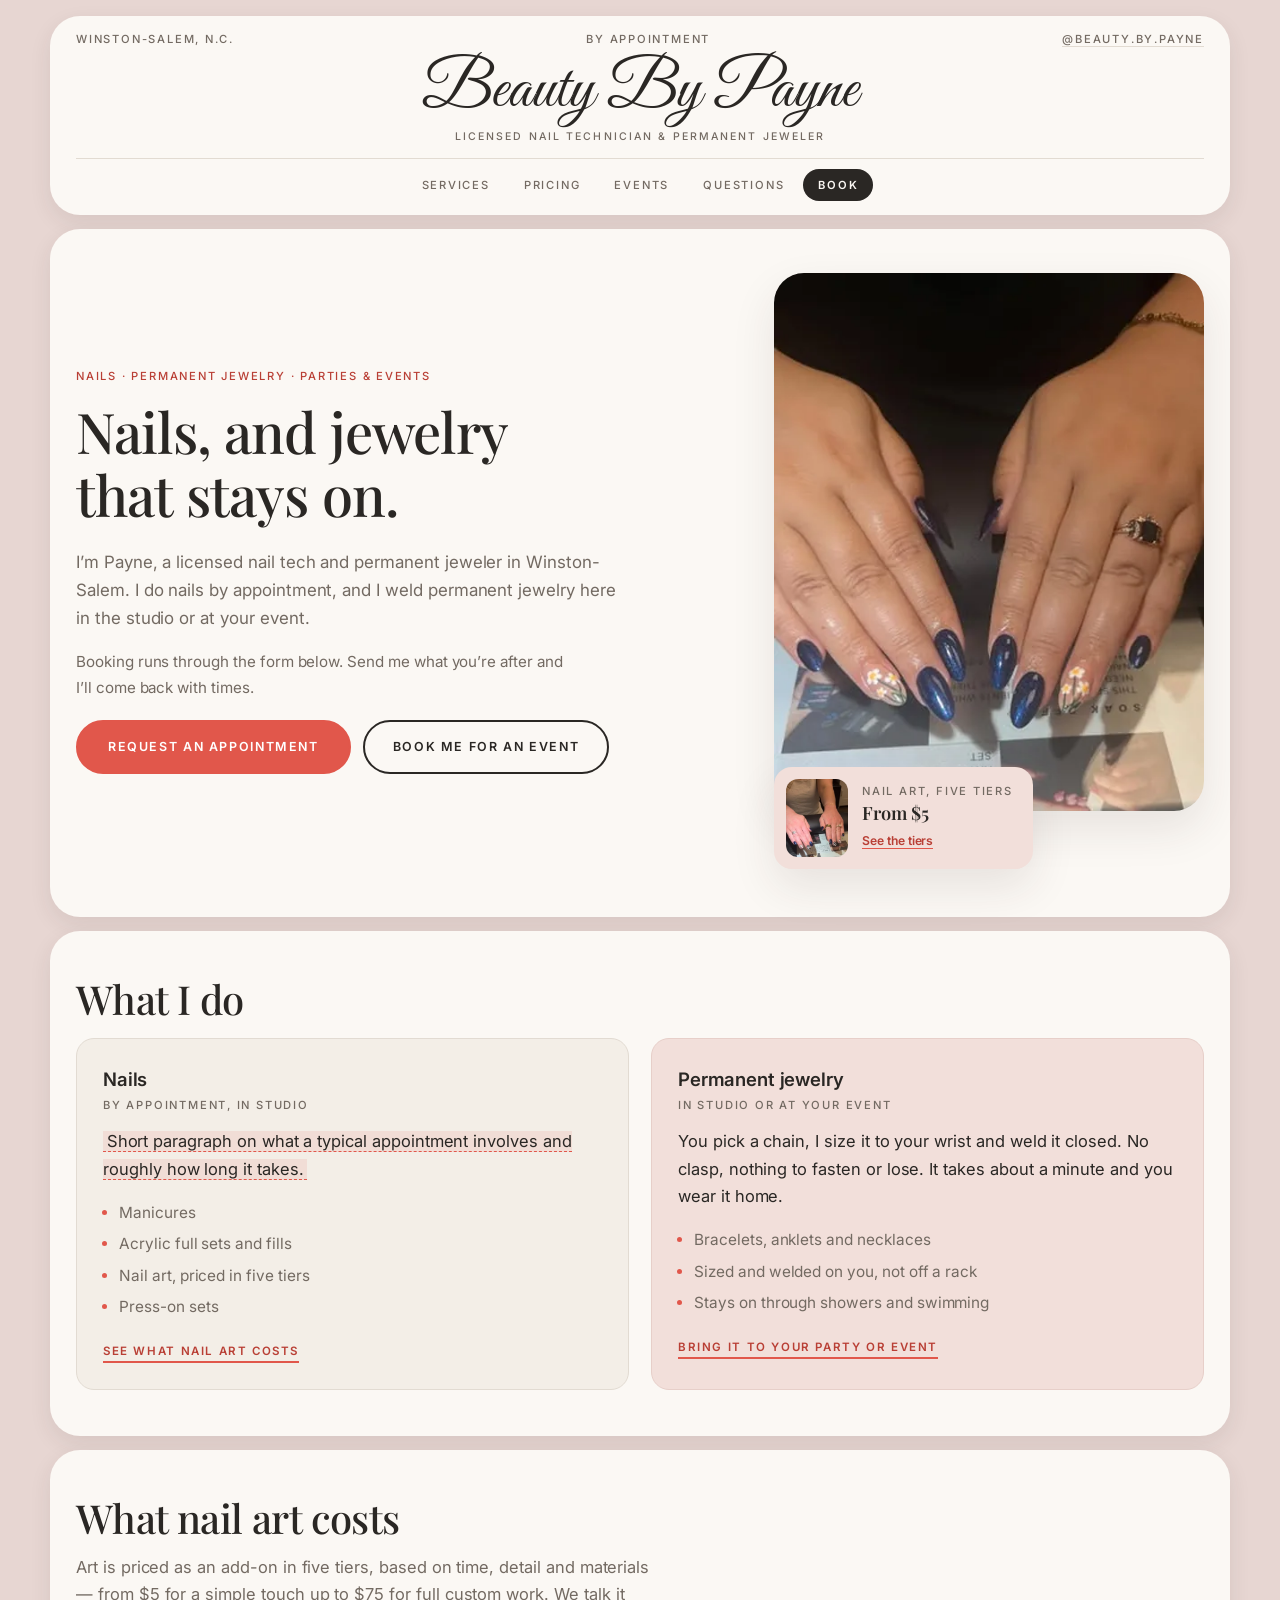
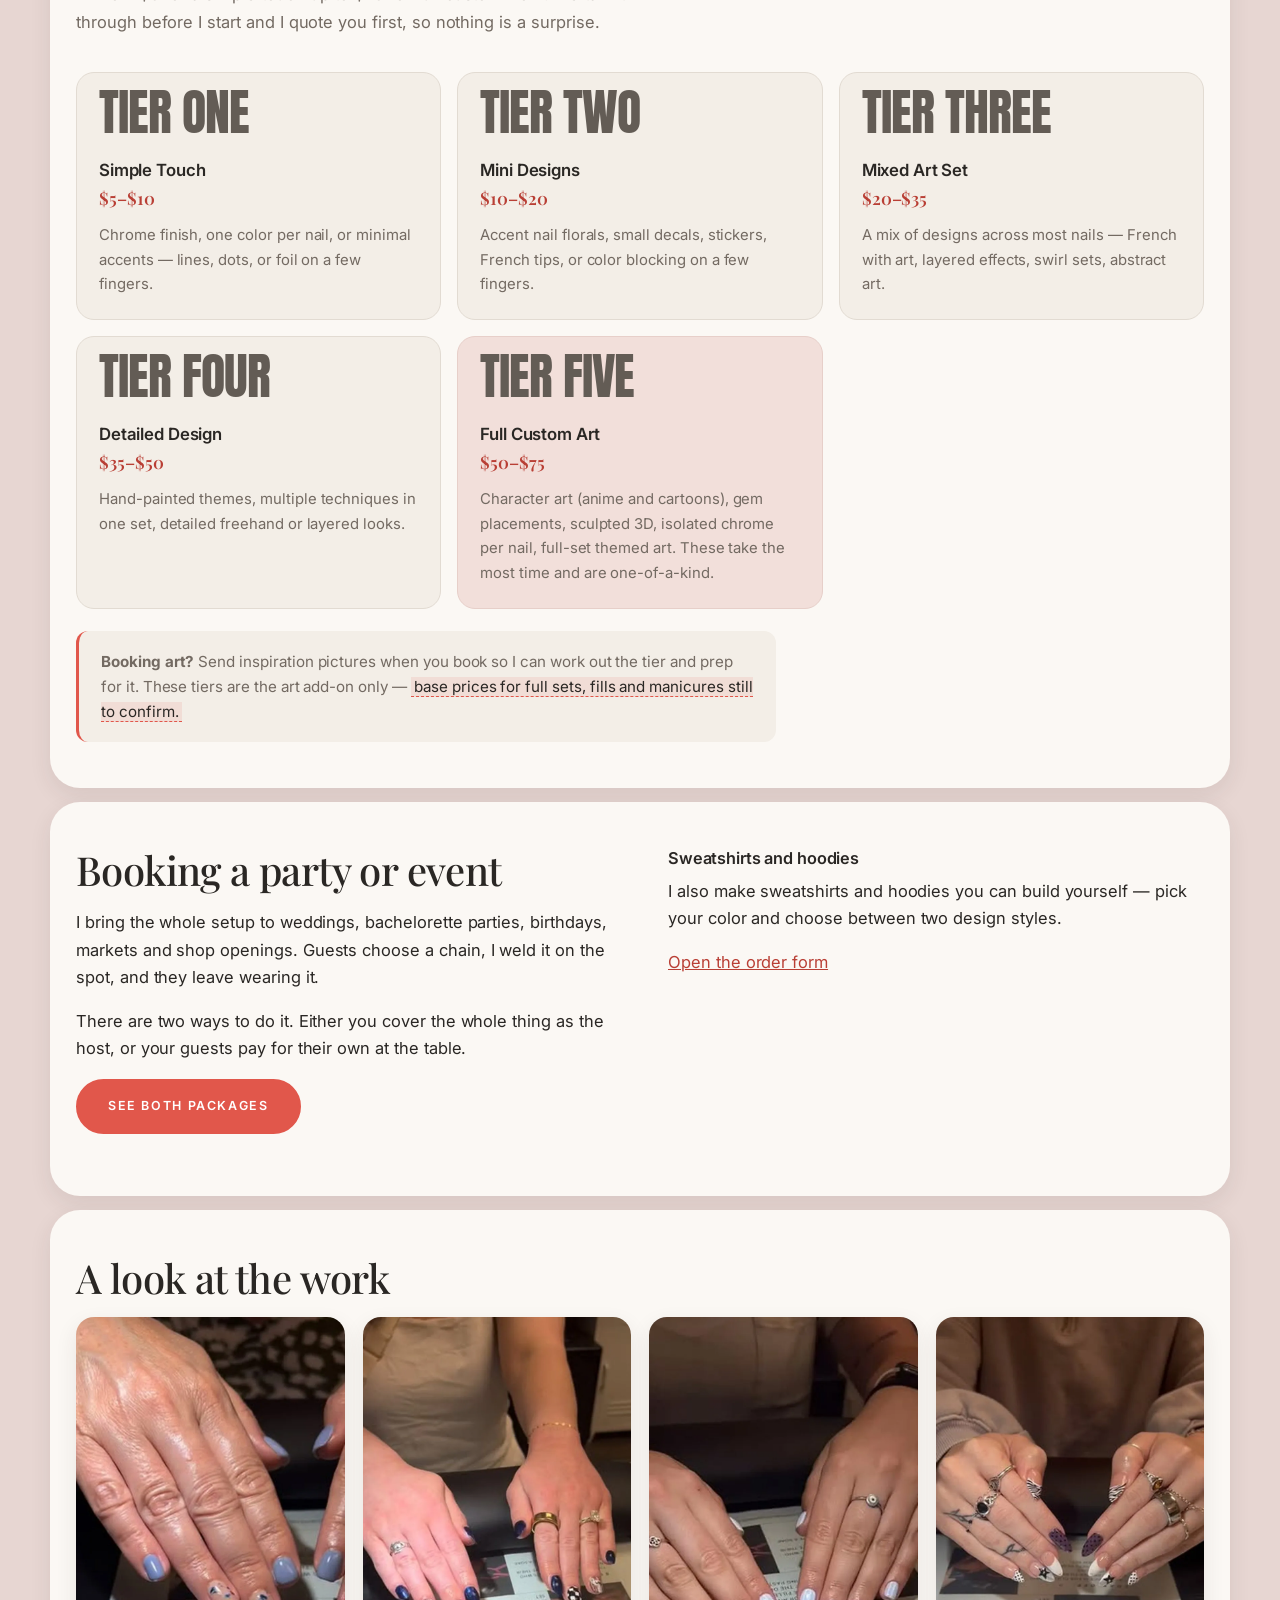
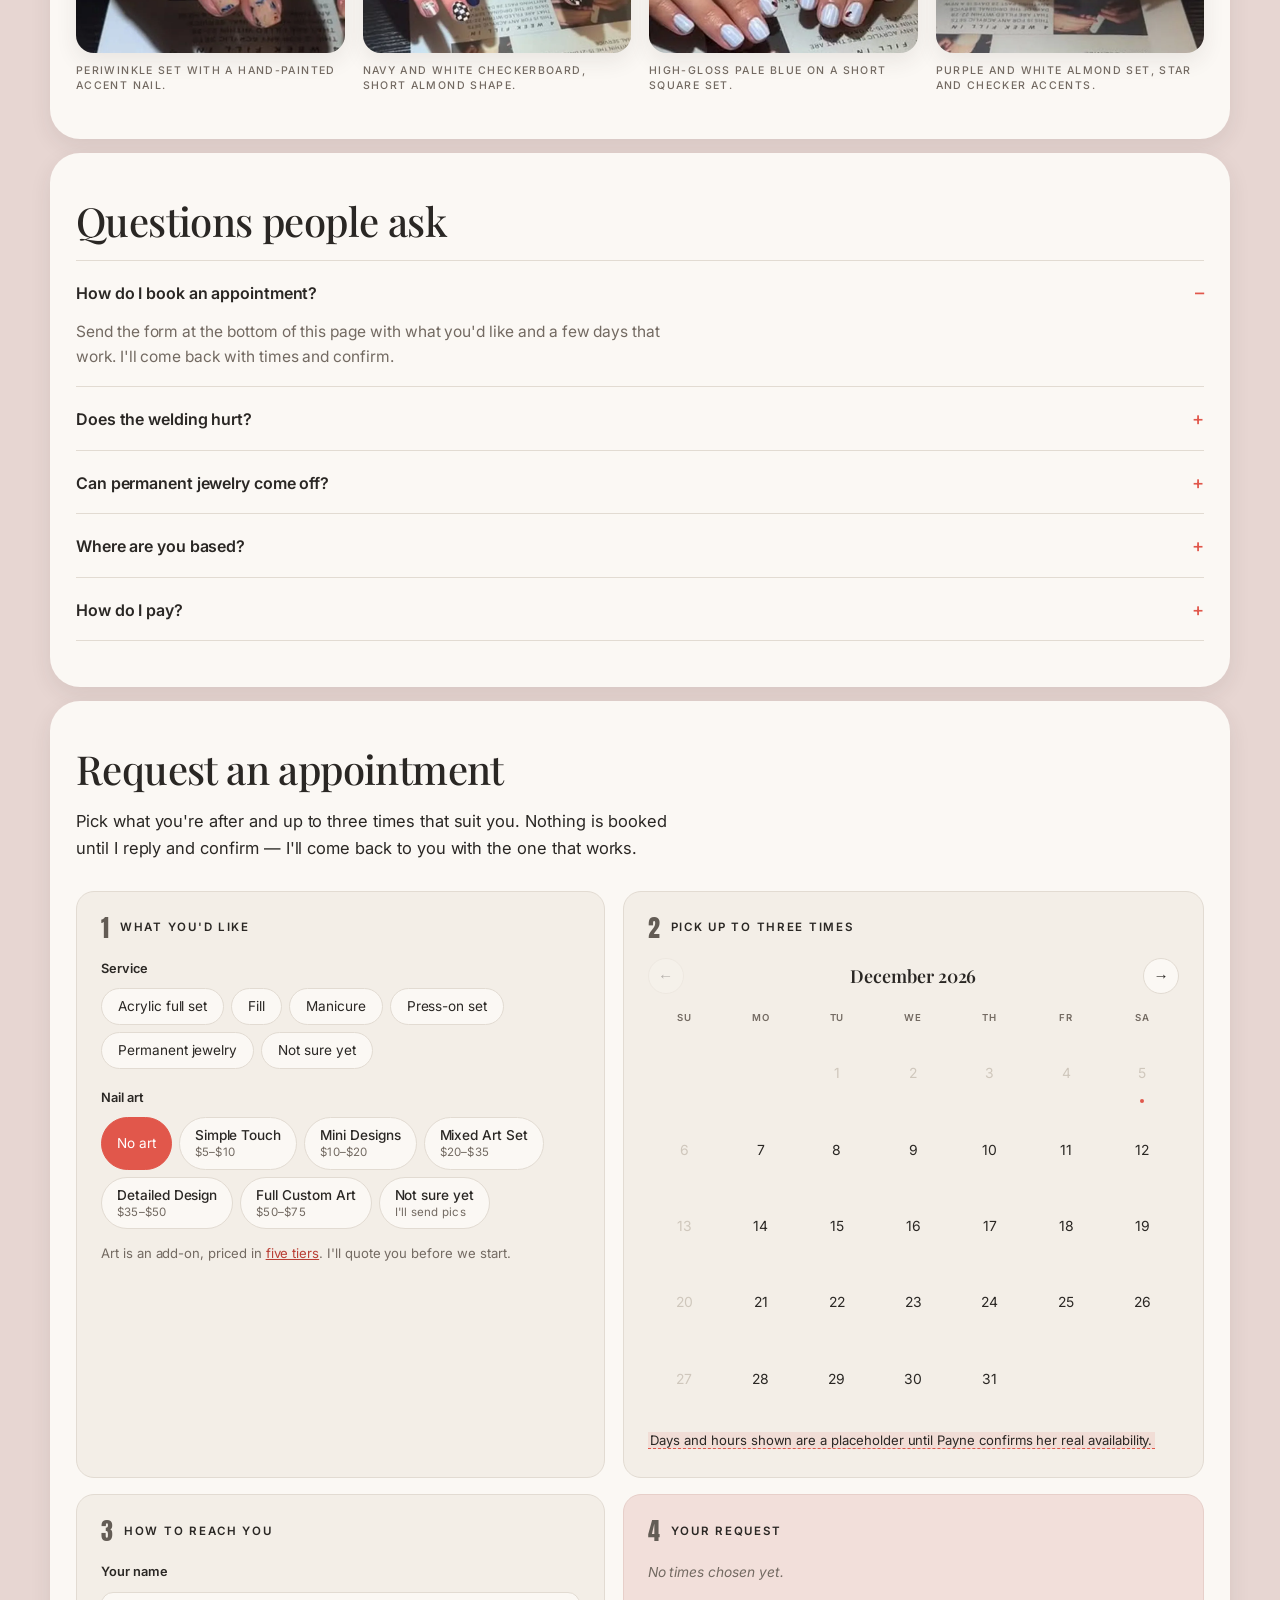
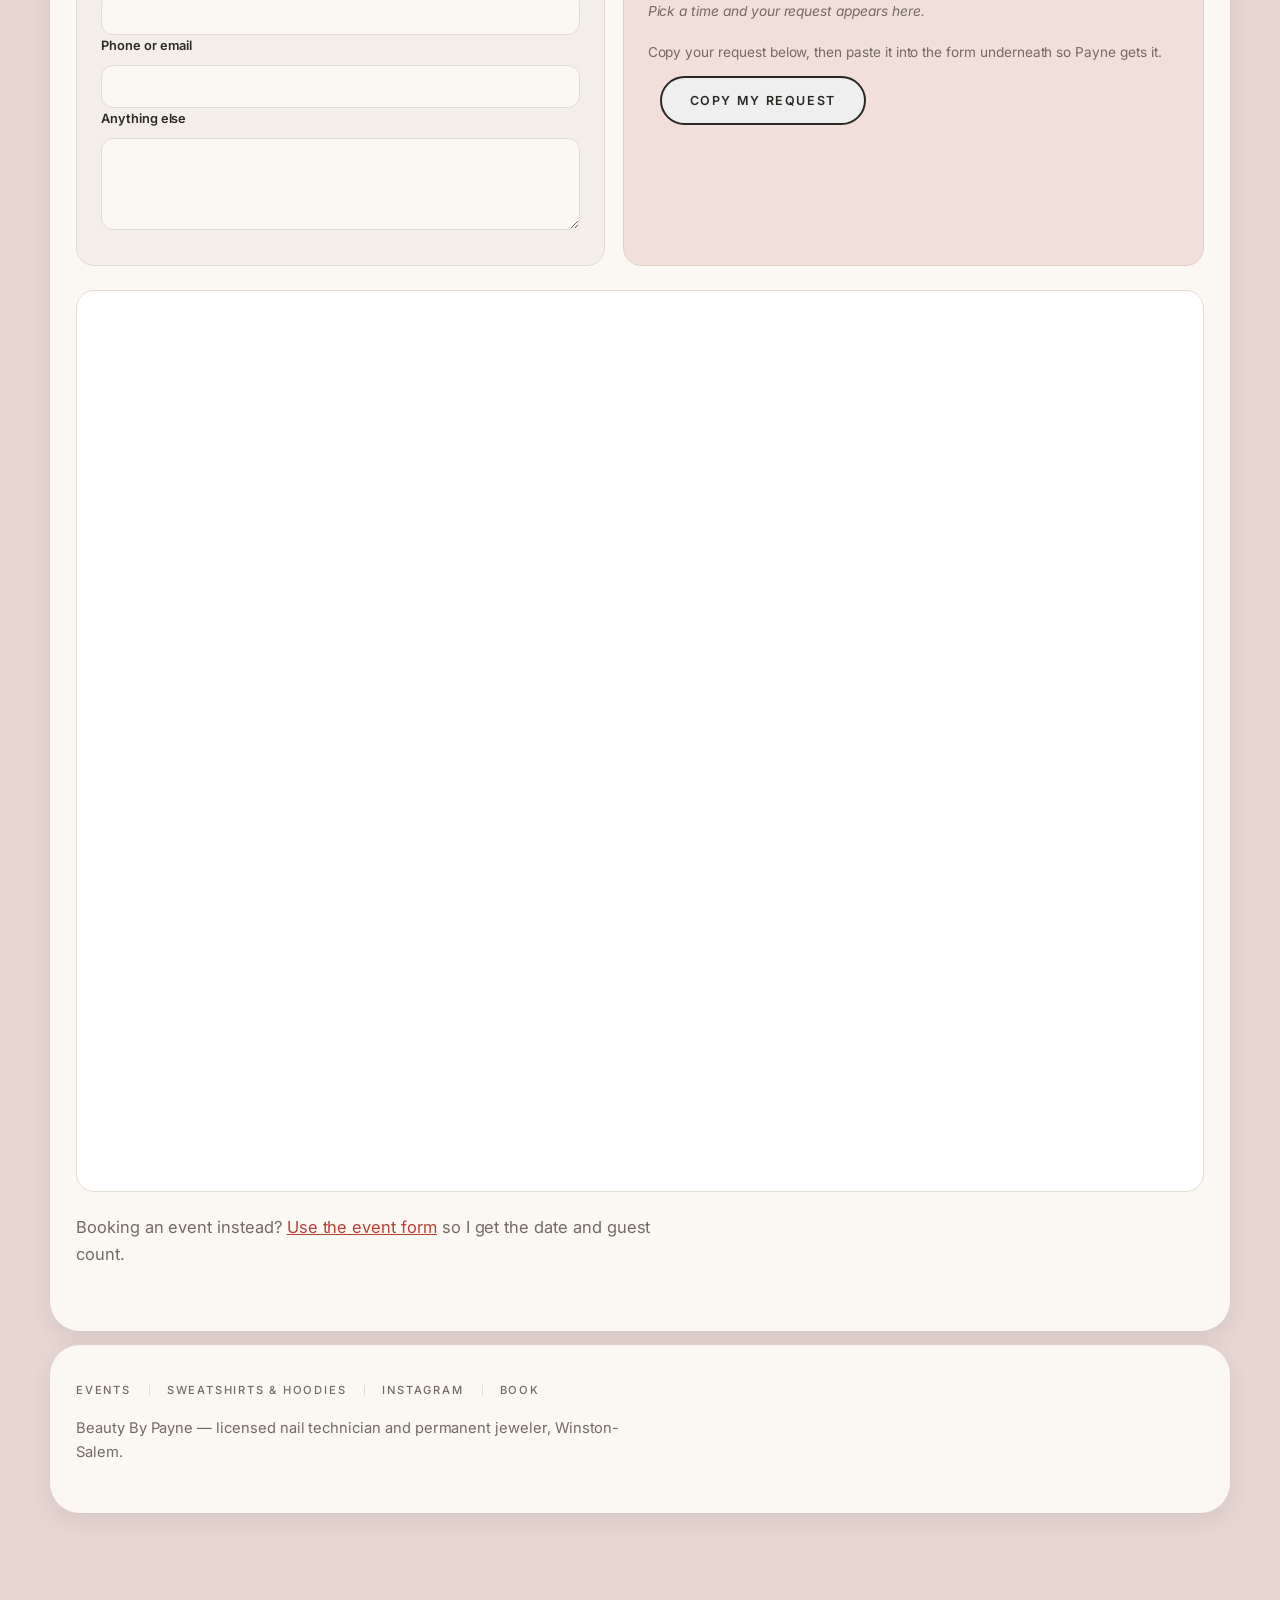
<file: index.html>
<!DOCTYPE html>
<html lang="en">
<head>
<meta charset="utf-8">
<meta name="viewport" content="width=device-width, initial-scale=1">
<title>Beauty By Payne | Nails &amp; Permanent Jewelry</title>
<meta name="description" content="Licensed nail technician and permanent jeweler. Nail appointments in studio, welded permanent jewelry for individuals, and permanent jewelry at parties and events.">
<link rel="canonical" href="https://ethanfuhrmeister-source.github.io/payne/">
<meta property="og:url" content="https://ethanfuhrmeister-source.github.io/payne/">
<meta property="og:type" content="website">
<meta property="og:image" content="https://ethanfuhrmeister-source.github.io/payne/assets/nails-checker.jpg">
<meta name="twitter:card" content="summary_large_image">
<meta property="og:title" content="Beauty By Payne | Nails &amp; Permanent Jewelry">
<meta property="og:description" content="Licensed nail technician and permanent jeweler. Appointments, permanent jewelry, and event bookings.">
<meta name="theme-color" content="#E7D6D2">
<link rel="preconnect" href="https://fonts.googleapis.com">
<link rel="preconnect" href="https://fonts.gstatic.com" crossorigin>
<link href="https://fonts.googleapis.com/css2?family=Anton&family=Great+Vibes&family=Inter:wght@400;500;600&family=Playfair+Display:wght@500;600&display=swap" rel="stylesheet">
<link rel="preload" as="image" href="assets/hero.webp" type="image/webp" fetchpriority="high">
<link rel="stylesheet" href="style.css">
<script type="application/ld+json">
{
  "@context": "https://schema.org",
  "@type": "HealthAndBeautyBusiness",
  "name": "Beauty By Payne",
  "description": "Licensed nail technician and permanent jeweler offering nail appointments, permanent jewelry, and permanent jewelry at private parties and public events.",
  "url": "https://REPLACE-WITH-DOMAIN/",
  "sameAs": [
    "https://www.instagram.com/beauty.by.payne",
    "https://linktr.ee/Beautybypayne"
  ],
  "address": {
    "@type": "PostalAddress",
    "addressLocality": "Winston-Salem",
    "addressRegion": "NC",
    "addressCountry": "US"
  },
  "areaServed": "Winston-Salem and surrounding area",
  "hasOfferCatalog": {
    "@type": "OfferCatalog",
    "name": "Services",
    "itemListElement": [
      {
        "@type": "Offer",
        "itemOffered": {
          "@type": "Service",
          "name": "Nail services"
        }
      },
      {
        "@type": "Offer",
        "itemOffered": {
          "@type": "Service",
          "name": "Permanent jewelry"
        }
      },
      {
        "@type": "Offer",
        "itemOffered": {
          "@type": "Service",
          "name": "Permanent jewelry for parties and events"
        }
      },
      {
        "@type": "Offer",
        "itemOffered": {
          "@type": "Service",
          "name": "Nail art — Tier One, Simple Touch"
        },
        "priceSpecification": {
          "@type": "PriceSpecification",
          "priceCurrency": "USD",
          "minPrice": 5,
          "maxPrice": 10
        }
      },
      {
        "@type": "Offer",
        "itemOffered": {
          "@type": "Service",
          "name": "Nail art — Tier Two, Mini Designs"
        },
        "priceSpecification": {
          "@type": "PriceSpecification",
          "priceCurrency": "USD",
          "minPrice": 10,
          "maxPrice": 20
        }
      },
      {
        "@type": "Offer",
        "itemOffered": {
          "@type": "Service",
          "name": "Nail art — Tier Three, Mixed Art Set"
        },
        "priceSpecification": {
          "@type": "PriceSpecification",
          "priceCurrency": "USD",
          "minPrice": 20,
          "maxPrice": 35
        }
      },
      {
        "@type": "Offer",
        "itemOffered": {
          "@type": "Service",
          "name": "Nail art — Tier Four, Detailed Design"
        },
        "priceSpecification": {
          "@type": "PriceSpecification",
          "priceCurrency": "USD",
          "minPrice": 35,
          "maxPrice": 50
        }
      },
      {
        "@type": "Offer",
        "itemOffered": {
          "@type": "Service",
          "name": "Nail art — Tier Five, Full Custom Art"
        },
        "priceSpecification": {
          "@type": "PriceSpecification",
          "priceCurrency": "USD",
          "minPrice": 50,
          "maxPrice": 75
        }
      }
    ]
  },
  "priceRange": "$$"
}
</script>
</head>
<body>

<header class="masthead">
  <div class="wrap">
    <p class="dateline">
      <span>Winston-Salem, N.C.</span>
      <span>By appointment</span>
      <span><a href="https://www.instagram.com/beauty.by.payne">@beauty.by.payne</a></span>
    </p>
    <a class="mark" href="index.html">Beauty By Payne<span> / nails &amp; permanent jewelry</span></a>
    <p class="tagline">Licensed Nail Technician &amp; Permanent Jeweler</p>
  <nav>
    <a href="#services">Services</a>
    <a href="#pricing">Pricing</a>
    <a href="events.html">Events</a>
    <a href="#questions">Questions</a>
    <a class="cta" href="#book">Book</a>
  </nav>
  </div>
</header>

<main>

<section class="hero">
  <div class="wrap">
    <div>
    <p class="kicker">Nails &middot; Permanent Jewelry &middot; Parties &amp; Events</p>
    <h1>Nails, and jewelry<br>that stays on.</h1>


    <p class="lede">I&rsquo;m Payne, a licensed nail tech and permanent jeweler in Winston-Salem. I do nails by appointment, and I weld permanent jewelry here in the studio or at your event.</p>
    <p class="sub">Booking runs through the form below. Send me what you&rsquo;re after and I&rsquo;ll come back with times.</p>

    <div class="actions">
      <a class="btn" href="#book">Request an appointment</a>
      <a class="btn-line" href="events.html">Book me for an event</a>
    </div>
    </div>

    <div class="hero-media">
      <picture>
        <source srcset="assets/hero.webp" type="image/webp">
        <img class="hero-shot" src="assets/hero.jpg" width="480" height="600"
          fetchpriority="high" decoding="async"
          alt="Dark navy manicure with hand-painted accent nails by Beauty By Payne">
      </picture>
      <div class="float-card">
        <picture>
          <source srcset="assets/nails-checker.webp" type="image/webp">
          <img src="assets/nails-checker.jpg" width="800" height="1000" loading="lazy" decoding="async" alt="">
        </picture>
        <div>
          <p class="float-title">Nail art, five tiers</p>
          <p class="float-price">From $5</p>
          <a href="#pricing">See the tiers</a>
        </div>
      </div>
    </div>
  </div>
</section>

<hr class="rule">

<section id="services">
  <div class="wrap">
    <h2>What I do</h2>

    <div class="cards">
      <div class="card">
        <h3>Nails</h3>
        <p class="who">By appointment, in studio</p>
        <p><span class="fill">Short paragraph on what a typical appointment involves and roughly how long it takes.</span></p>
        <ul>
          <li>Manicures</li>
          <li>Acrylic full sets and fills</li>
          <li>Nail art, priced in five tiers</li>
          <li>Press-on sets</li>
        </ul>
        <a class="more" href="#pricing">See what nail art costs</a>
      </div>

      <div class="card primary">
        <h3>Permanent jewelry</h3>
        <p class="who">In studio or at your event</p>
        <p>You pick a chain, I size it to your wrist and weld it closed. No clasp, nothing to fasten or lose. It takes about a minute and you wear it home.</p>
        <ul>
          <li>Bracelets, anklets and necklaces</li>
          <li>Sized and welded on you, not off a rack</li>
          <li>Stays on through showers and swimming</li>
        </ul>
        <a class="more" href="events.html">Bring it to your party or event</a>
      </div>
    </div>
  </div>
</section>


<section id="pricing">
  <div class="wrap">
    <h2>What nail art costs</h2>
    <p class="section-lede">Art is priced as an add-on in five tiers, based on time, detail and materials &mdash; from $5 for a simple touch up to $75 for full custom work. We talk it through before I start and I quote you first, so nothing is a surprise.</p>

    <ol class="tiers">
        <li class="tier">
          <p class="tier-no">Tier One</p>
          <h3>Simple Touch</h3>
          <p class="tier-price">$5–$10</p>
          <p class="desc">Chrome finish, one color per nail, or minimal accents — lines, dots, or foil on a few fingers.</p>
        </li>
        <li class="tier">
          <p class="tier-no">Tier Two</p>
          <h3>Mini Designs</h3>
          <p class="tier-price">$10–$20</p>
          <p class="desc">Accent nail florals, small decals, stickers, French tips, or color blocking on a few fingers.</p>
        </li>
        <li class="tier">
          <p class="tier-no">Tier Three</p>
          <h3>Mixed Art Set</h3>
          <p class="tier-price">$20–$35</p>
          <p class="desc">A mix of designs across most nails — French with art, layered effects, swirl sets, abstract art.</p>
        </li>
        <li class="tier">
          <p class="tier-no">Tier Four</p>
          <h3>Detailed Design</h3>
          <p class="tier-price">$35–$50</p>
          <p class="desc">Hand-painted themes, multiple techniques in one set, detailed freehand or layered looks.</p>
        </li>
        <li class="tier">
          <p class="tier-no">Tier Five</p>
          <h3>Full Custom Art</h3>
          <p class="tier-price">$50–$75</p>
          <p class="desc">Character art (anime and cartoons), gem placements, sculpted 3D, isolated chrome per nail, full-set themed art. These take the most time and are one-of-a-kind.</p>
        </li>
    </ol>

    <p class="pricing-note"><strong>Booking art?</strong> Send inspiration pictures when you book so I can work out the tier and prep for it. These tiers are the art add-on only &mdash; <span class="fill">base prices for full sets, fills and manicures still to confirm.</span></p>
  </div>
</section>

<hr class="rule">

<section>
  <div class="wrap two">
    <div>
      <h2>Booking a party or event</h2>
      <p>I bring the whole setup to weddings, bachelorette parties, birthdays, markets and shop openings. Guests choose a chain, I weld it on the spot, and they leave wearing it.</p>
      <p>There are two ways to do it. Either you cover the whole thing as the host, or your guests pay for their own at the table.</p>
      <p><a class="btn" href="events.html">See both packages</a></p>
    </div>
    <div>
      <h3>Sweatshirts and hoodies</h3>
      <p>I also make sweatshirts and hoodies you can build yourself — pick your color and choose between two design styles.</p>
      <p><a class="more" href="https://form.jotform.com/252323526871053">Open the order form</a></p>
    </div>
  </div>
</section>

<hr class="rule">

<section>
  <div class="wrap">
    <h2>A look at the work</h2>
    <div class="shots">
      <figure class="cut">
        <picture>
          <source srcset="assets/nails-blue.webp" type="image/webp">
          <img src="assets/nails-blue.jpg" width="800" height="1000" loading="lazy" decoding="async" alt="Periwinkle blue manicure with a hand-painted accent nail, by Beauty By Payne in Winston-Salem">
        </picture>
        <figcaption>Periwinkle set with a hand-painted accent nail.</figcaption>
      </figure>
      <figure class="cut">
        <picture>
          <source srcset="assets/nails-checker.webp" type="image/webp">
          <img src="assets/nails-checker.jpg" width="800" height="1000" loading="lazy" decoding="async" alt="Navy and white checkerboard nail art on a short almond set">
        </picture>
        <figcaption>Navy and white checkerboard, short almond shape.</figcaption>
      </figure>
      <figure class="cut">
        <picture>
          <source srcset="assets/nails-pale.webp" type="image/webp">
          <img src="assets/nails-pale.jpg" width="800" height="1000" loading="lazy" decoding="async" alt="Pale blue glossy manicure on short square nails">
        </picture>
        <figcaption>High-gloss pale blue on a short square set.</figcaption>
      </figure>
      <figure class="cut">
        <picture>
          <source srcset="assets/nails-hands.webp" type="image/webp">
          <img src="assets/nails-hands.jpg" width="800" height="1000" loading="lazy" decoding="async" alt="Purple and white almond set with star and checkerboard accent nails">
        </picture>
        <figcaption>Purple and white almond set, star and checker accents.</figcaption>
      </figure>
    </div>
  </div>
</section>

<hr class="rule">

<section id="questions">
  <div class="wrap">
    <h2>Questions people ask</h2>

    <details open>
      <summary>How do I book an appointment?</summary>
      <p>Send the form at the bottom of this page with what you'd like and a few days that work. I'll come back with times and confirm.</p>
    </details>
    <details>
      <summary>Does the welding hurt?</summary>
      <p>No. The weld happens away from the skin and takes a fraction of a second. Most people are surprised it's already done.</p>
    </details>
    <details>
      <summary>Can permanent jewelry come off?</summary>
      <p>Yes. You can open it with small scissors any time, and I can re-weld it later. It stays on through showers, swimming and sleeping.</p>
    </details>
    <details>
      <summary>Where are you based?</summary>
      <p><span class="fill">Your studio location and how to find it, plus how far you travel for events.</span></p>
    </details>
    <details>
      <summary>How do I pay?</summary>
      <p><span class="fill">How you take payment — in person, and what you accept.</span></p>
    </details>
  </div>
</section>

<section class="book" id="book">
  <div class="wrap">
    <h2>Request an appointment</h2>
    <p>Pick what you're after and up to three times that suit you. Nothing is booked until I reply and confirm &mdash; I'll come back to you with the one that works.</p>

    <div class="scheduler" id="scheduler" hidden>
      <div class="sch-grid-2">

        <div class="sch-panel">
          <p class="sch-step"><span class="sch-num">1</span> What you'd like</p>
          <fieldset class="chipset">
            <legend class="sch-label">Service</legend>
            <div class="chips" id="sch-service"></div>
          </fieldset>
          <fieldset class="chipset">
            <legend class="sch-label">Nail art</legend>
            <div class="chips chips-2" id="sch-tier"></div>
          </fieldset>
          <p class="sch-hint">Art is an add-on, priced in <a href="#pricing">five tiers</a>. I'll quote you before we start.</p>
        </div>

        <div class="sch-panel">
          <p class="sch-step"><span class="sch-num">2</span> Pick up to three times</p>
          <div class="cal-nav">
            <button type="button" id="sch-prev" class="cal-arrow" aria-label="Previous month">&#8592;</button>
            <p class="cal-month" id="sch-month" aria-live="polite"></p>
            <button type="button" id="sch-next" class="cal-arrow" aria-label="Next month">&#8594;</button>
          </div>
          <div class="cal" id="sch-grid" role="grid" aria-label="Choose a date"></div>
          <p class="sch-hint"><span class="fill">Days and hours shown are a placeholder until Payne confirms her real availability.</span></p>

          <div hidden>
            <p class="sch-slots-head" id="sch-slots-head"></p>
            <div class="slots" id="sch-slots"></div>
          </div>
        </div>

      </div>

      <div class="sch-grid-2">

        <div class="sch-panel">
          <p class="sch-step"><span class="sch-num">3</span> How to reach you</p>
          <label class="sch-label" for="sch-name">Your name</label>
          <input id="sch-name" class="sch-input" type="text" autocomplete="name">

          <label class="sch-label" for="sch-contact">Phone or email</label>
          <input id="sch-contact" class="sch-input" type="text" autocomplete="tel">

          <label class="sch-label" for="sch-notes">Anything else</label>
          <textarea id="sch-notes" class="sch-input" rows="3"></textarea>
        </div>

        <div class="sch-panel sch-panel-accent">
          <p class="sch-step"><span class="sch-num">4</span> Your request</p>
          <ul class="picks" id="sch-picks"></ul>

          <p class="sch-empty" id="sch-card-empty">Pick a time and your request appears here.</p>
          <div class="req-card" id="sch-card-wrap" hidden>
            <dl id="sch-card"></dl>
            <p class="req-foot">Requested, not booked &mdash; Payne confirms by reply.</p>
          </div>

          <textarea id="sch-summary" class="visually-hidden" rows="9" readonly
            aria-label="Your request as plain text, for copying"></textarea>
          <div class="sch-actions" id="sch-actions"></div>
          <button type="button" class="btn-line" id="sch-copy">Copy my request</button>
          <p class="sch-status" id="sch-status" role="status" aria-live="polite"></p>
        </div>

      </div>
    </div>

    <p class="sch-fallback" id="scheduler-fallback">Use the form below to send your request.</p>

    <div class="form-frame">
      <iframe
        title="Appointment request form"
        src="https://form.jotform.com/REPLACE-WITH-YOUR-APPOINTMENT-FORM"
        loading="lazy"
        scrolling="auto"></iframe>
    </div>

    <p class="book-alt">Booking an event instead? <a href="events.html">Use the event form</a> so I get the date and guest count.</p>
  </div>
</section>

</main>

<footer>
  <div class="wrap">
    <ul class="flinks">
      <li><a href="events.html">Events</a></li>
      <li><a href="https://form.jotform.com/252323526871053">Sweatshirts &amp; hoodies</a></li>
      <li><a href="https://www.instagram.com/beauty.by.payne">Instagram</a></li>
      <li><a href="#book">Book</a></li>
    </ul>
    <p>Beauty By Payne — licensed nail technician and permanent jeweler, Winston-Salem.</p>
  </div>
</footer>

<div class="sticky">
  <p>Appointments by request</p>
  <a class="btn" href="#book">Book</a>
</div>

<script src="book.js" defer></script>
</body>
</html>
</file>
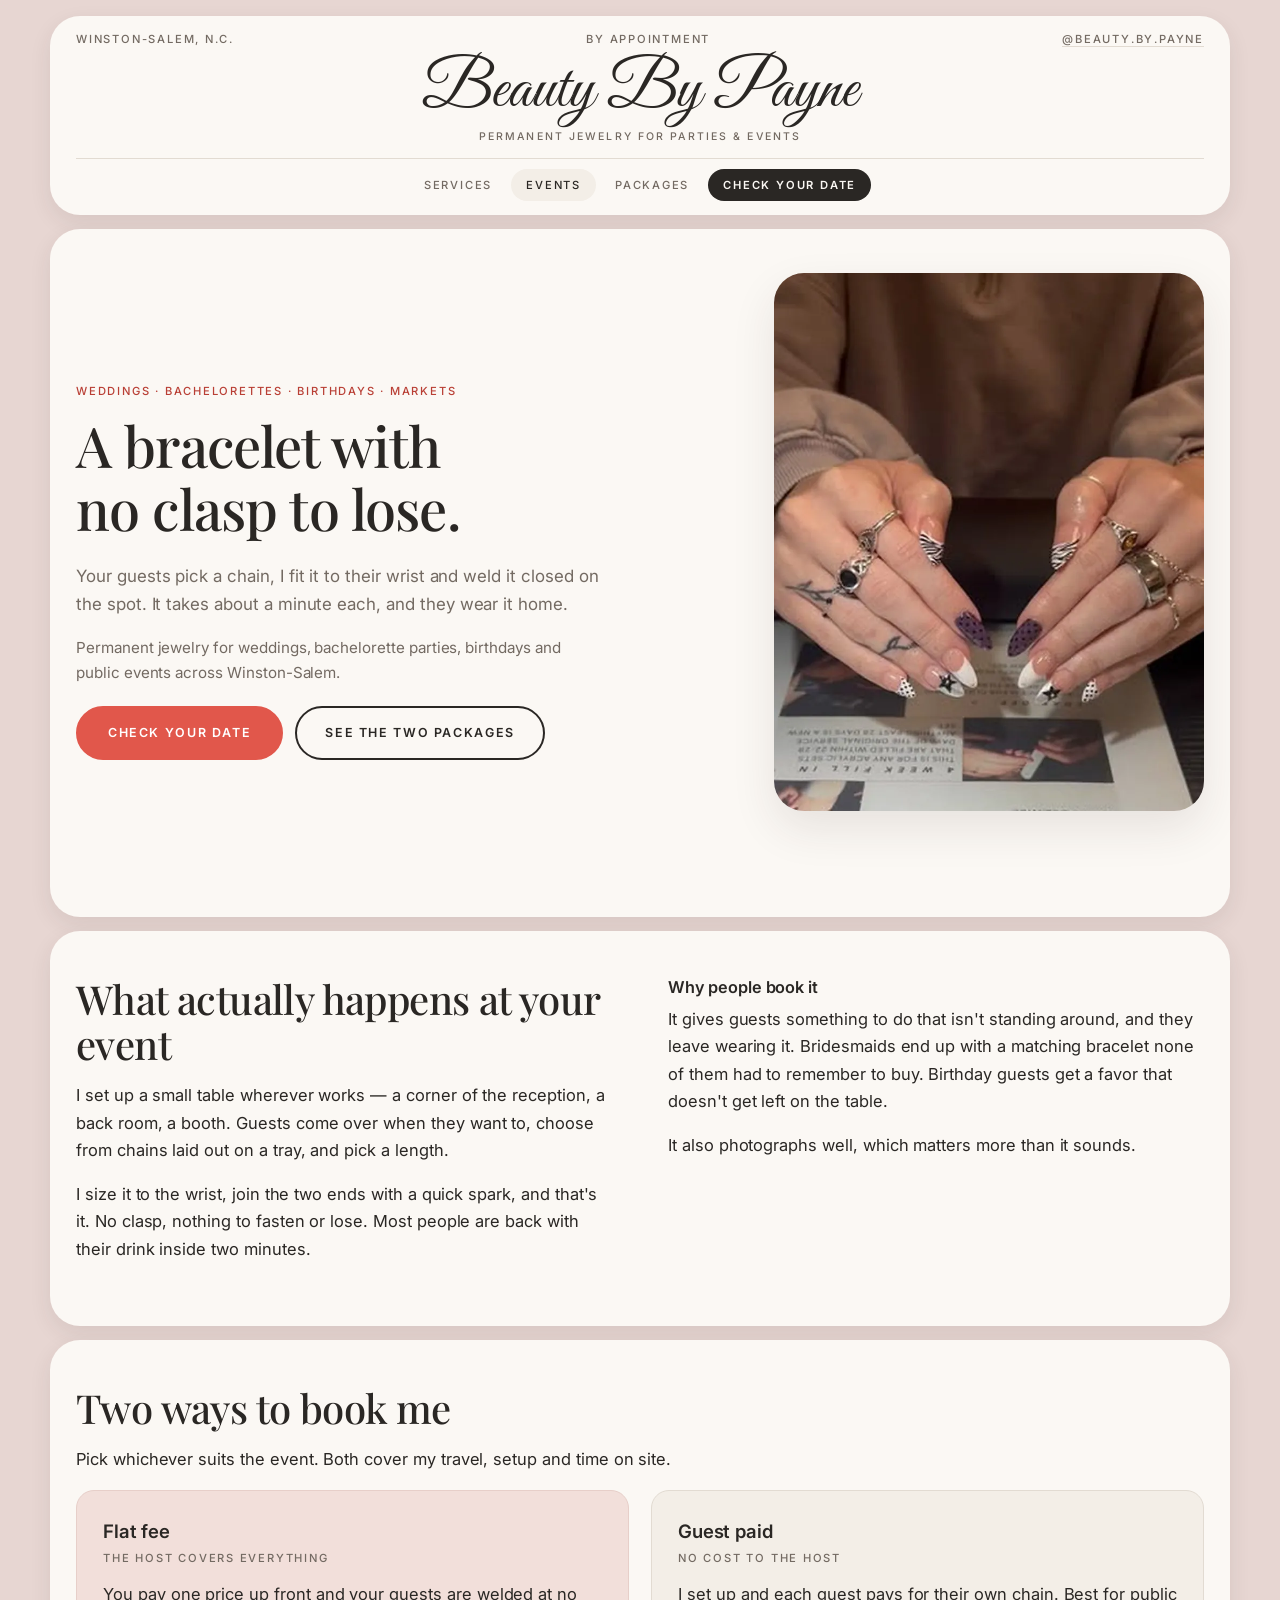
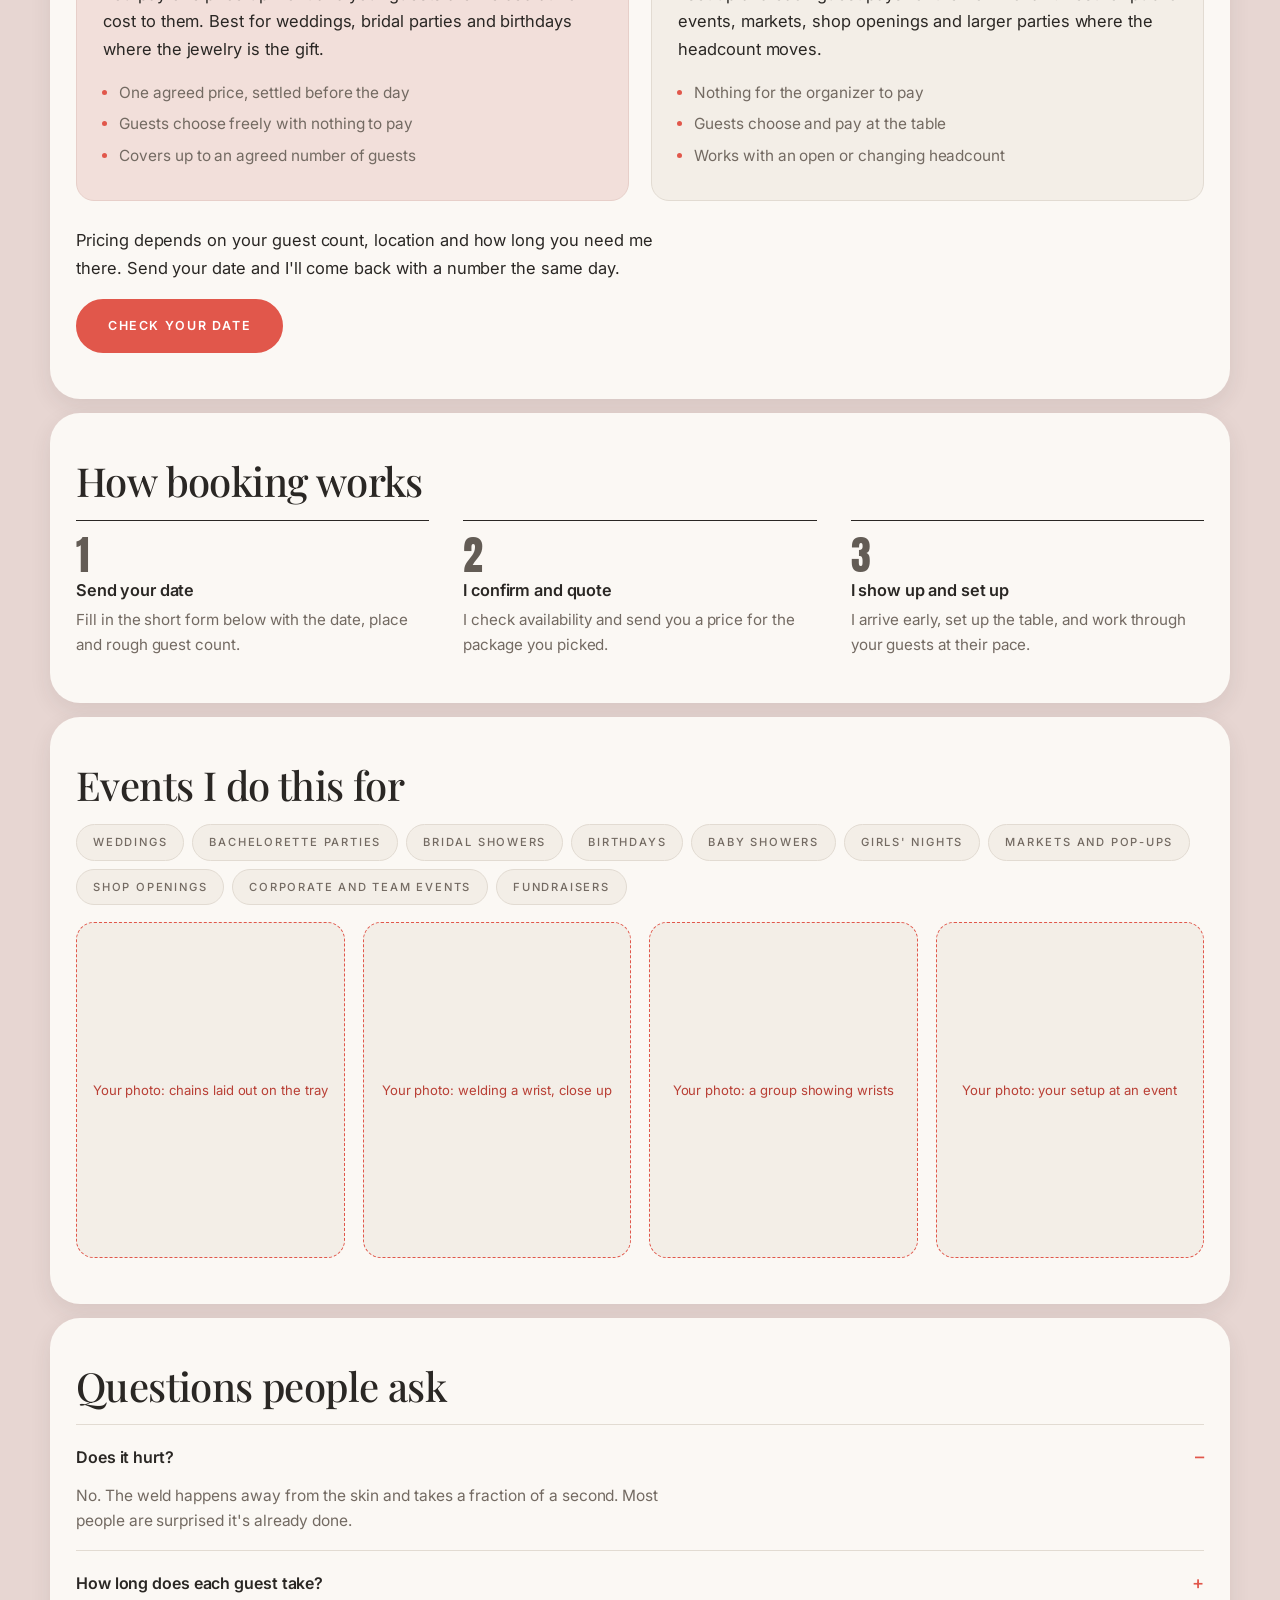
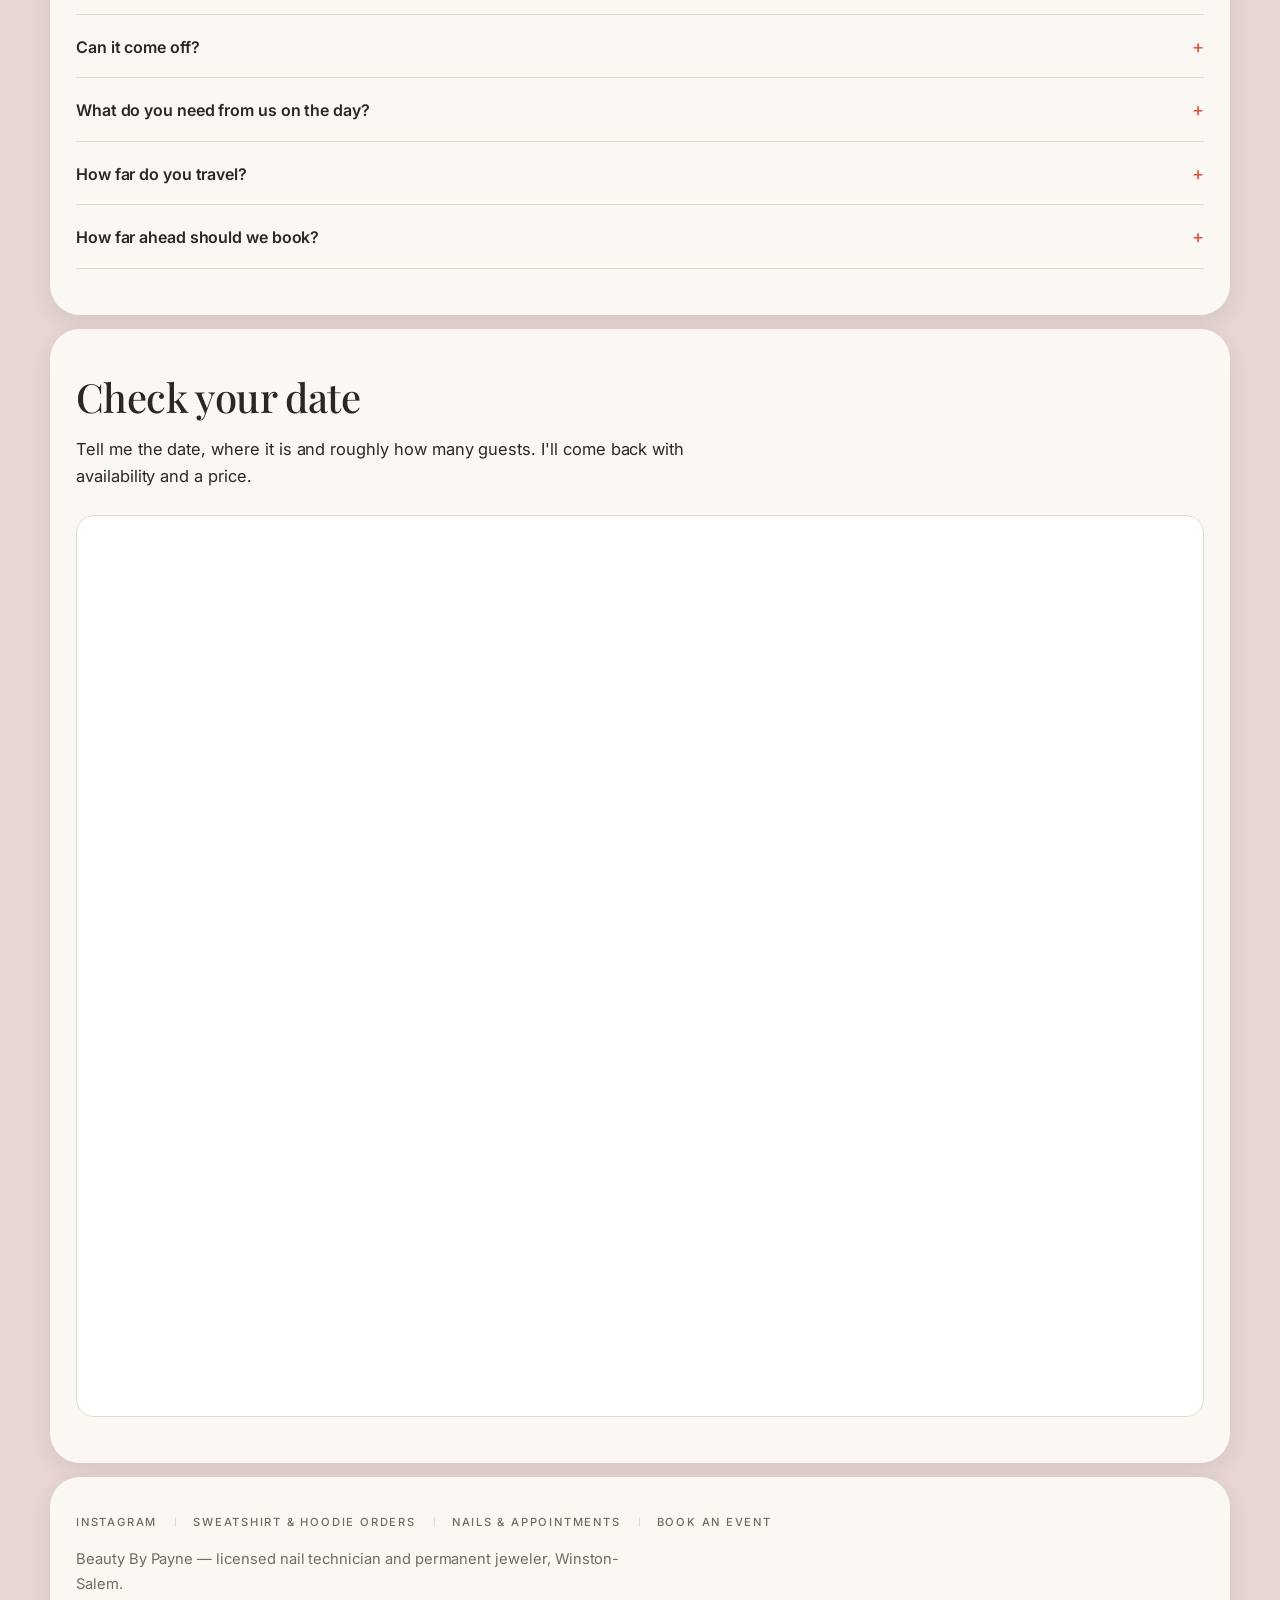
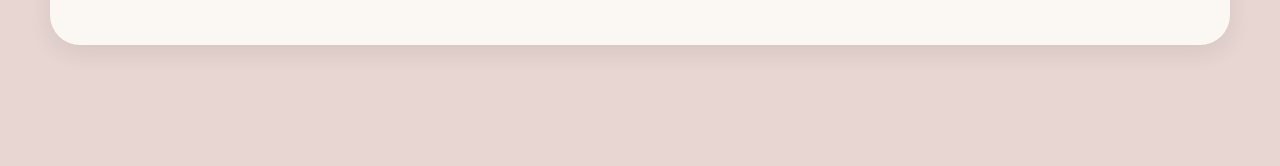
<file: events.html>
<!DOCTYPE html>
<html lang="en">
<head>
<meta charset="utf-8">
<meta name="viewport" content="width=device-width, initial-scale=1">
<title>Permanent Jewelry for Parties &amp; Events | Beauty By Payne</title>
<meta name="description" content="Beauty By Payne brings permanent jewelry to weddings, bachelorette parties, birthdays and public events. Guests pick a chain, it is welded to fit, and there is no clasp to lose. Flat fee or guest paid.">
<link rel="canonical" href="https://ethanfuhrmeister-source.github.io/payne/events.html">
<meta property="og:url" content="https://ethanfuhrmeister-source.github.io/payne/events.html">
<meta property="og:type" content="website">
<meta property="og:image" content="https://ethanfuhrmeister-source.github.io/payne/assets/nails-hands.jpg">
<meta name="twitter:card" content="summary_large_image">
<meta property="og:title" content="Permanent Jewelry for Parties &amp; Events | Beauty By Payne">
<meta property="og:description" content="A welded bracelet your guests keep. Book Beauty By Payne for weddings, bachelorettes, birthdays and public events.">
<meta name="theme-color" content="#E7D6D2">
<link rel="preconnect" href="https://fonts.googleapis.com">
<link rel="preconnect" href="https://fonts.gstatic.com" crossorigin>
<link href="https://fonts.googleapis.com/css2?family=Anton&family=Great+Vibes&family=Inter:wght@400;500;600&family=Playfair+Display:wght@500;600&display=swap" rel="stylesheet">
<script type="application/ld+json">
{
  "@context": "https://schema.org",
  "@type": "HealthAndBeautyBusiness",
  "name": "Beauty By Payne",
  "description": "Licensed nail technician and permanent jeweler offering permanent jewelry for private parties and public events.",
  "url": "https://REPLACE-WITH-DOMAIN/",
  "sameAs": [
    "https://www.instagram.com/beauty.by.payne",
    "https://linktr.ee/Beautybypayne"
  ],
  "address": {
    "@type": "PostalAddress",
    "addressLocality": "Winston-Salem",
    "addressRegion": "NC",
    "addressCountry": "US"
  },
  "areaServed": "Winston-Salem and surrounding area",
  "makesOffer": [
    {
      "@type": "Offer",
      "name": "Flat Fee Event Package",
      "description": "The host pays one fee and guests are welded at no cost to them."
    },
    {
      "@type": "Offer",
      "name": "Guest Paid Event Package",
      "description": "No cost to the host. Each guest pays for their own chain at the event."
    }
  ],
  "priceRange": "$$"
}
</script>
<link rel="preload" as="image" href="assets/nails-hands.webp" type="image/webp" fetchpriority="high">
<link rel="stylesheet" href="style.css">
</head>
<body>

<header class="masthead">
  <div class="wrap">
    <p class="dateline">
      <span>Winston-Salem, N.C.</span>
      <span>By appointment</span>
      <span><a href="https://www.instagram.com/beauty.by.payne">@beauty.by.payne</a></span>
    </p>
    <a class="mark" href="index.html">Beauty By Payne<span> / nails &amp; permanent jewelry</span></a>
    <p class="tagline">Permanent Jewelry for Parties &amp; Events</p>
  <nav>
    <a href="index.html#services">Services</a>
    <a href="events.html" aria-current="page">Events</a>
    <a href="#packages">Packages</a>
    <a class="cta" href="#book">Check your date</a>
  </nav>
  </div>
</header>

<main>

<section class="hero">
  <div class="wrap">
    <div>
    <p class="kicker">Weddings &middot; Bachelorettes &middot; Birthdays &middot; Markets</p>
    <h1>A bracelet with<br>no clasp to lose.</h1>


    <p class="lede">Your guests pick a chain, I fit it to their wrist and weld it closed on the spot. It takes about a minute each, and they wear it home.</p>
    <p class="sub">Permanent jewelry for weddings, bachelorette parties, birthdays and public events across Winston-Salem.</p>

    <div class="actions">
      <a class="btn" href="#book">Check your date</a>
      <a class="btn-line" href="#packages">See the two packages</a>
    </div>
    </div>

    <div class="hero-media">
      <picture>
        <source srcset="assets/nails-hands.webp" type="image/webp">
        <img class="hero-shot" src="assets/nails-hands.jpg" width="800" height="1000"
          fetchpriority="high" decoding="async"
          alt="Purple and white almond set with star and checkerboard accent nails">
      </picture>
    </div>
  </div>
</section>

<hr class="rule">

<section>
  <div class="wrap two">
    <div>
      <h2>What actually happens at your event</h2>
      <p>I set up a small table wherever works — a corner of the reception, a back room, a booth. Guests come over when they want to, choose from chains laid out on a tray, and pick a length.</p>
      <p>I size it to the wrist, join the two ends with a quick spark, and that's it. No clasp, nothing to fasten or lose. Most people are back with their drink inside two minutes.</p>
    </div>
    <div>
      <h3>Why people book it</h3>
      <p>It gives guests something to do that isn't standing around, and they leave wearing it. Bridesmaids end up with a matching bracelet none of them had to remember to buy. Birthday guests get a favor that doesn't get left on the table.</p>
      <p>It also photographs well, which matters more than it sounds.</p>
    </div>
  </div>
</section>

<hr class="rule">

<section id="packages">
  <div class="wrap">
    <h2>Two ways to book me</h2>
    <p>Pick whichever suits the event. Both cover my travel, setup and time on site.</p>

    <div class="cards">
      <div class="card primary">
        <h3>Flat fee</h3>
        <p class="who">The host covers everything</p>
        <p>You pay one price up front and your guests are welded at no cost to them. Best for weddings, bridal parties and birthdays where the jewelry is the gift.</p>
        <ul>
          <li>One agreed price, settled before the day</li>
          <li>Guests choose freely with nothing to pay</li>
          <li>Covers up to an agreed number of guests</li>
        </ul>
      </div>
      <div class="card">
        <h3>Guest paid</h3>
        <p class="who">No cost to the host</p>
        <p>I set up and each guest pays for their own chain. Best for public events, markets, shop openings and larger parties where the headcount moves.</p>
        <ul>
          <li>Nothing for the organizer to pay</li>
          <li>Guests choose and pay at the table</li>
          <li>Works with an open or changing headcount</li>
        </ul>
      </div>
    </div>

    <p style="margin-top:26px;color:var(--skin-dim)">Pricing depends on your guest count, location and how long you need me there. Send your date and I'll come back with a number the same day.</p>
    <a class="btn" href="#book">Check your date</a>
  </div>
</section>

<hr class="rule">

<section>
  <div class="wrap">
    <h2>How booking works</h2>
    <ol class="steps">
      <li>
        <h3>Send your date</h3>
        <p>Fill in the short form below with the date, place and rough guest count.</p>
      </li>
      <li>
        <h3>I confirm and quote</h3>
        <p>I check availability and send you a price for the package you picked.</p>
      </li>
      <li>
        <h3>I show up and set up</h3>
        <p>I arrive early, set up the table, and work through your guests at their pace.</p>
      </li>
    </ol>
  </div>
</section>

<hr class="rule">

<section>
  <div class="wrap">
    <h2>Events I do this for</h2>
    <ul class="occ">
      <li>Weddings</li>
      <li>Bachelorette parties</li>
      <li>Bridal showers</li>
      <li>Birthdays</li>
      <li>Baby showers</li>
      <li>Girls' nights</li>
      <li>Markets and pop-ups</li>
      <li>Shop openings</li>
      <li>Corporate and team events</li>
      <li>Fundraisers</li>
    </ul>

    <div class="shots">
      <div class="shot">Your photo: chains laid out on the tray</div>
      <div class="shot">Your photo: welding a wrist, close up</div>
      <div class="shot">Your photo: a group showing wrists</div>
      <div class="shot">Your photo: your setup at an event</div>
    </div>
  </div>
</section>

<hr class="rule">

<section>
  <div class="wrap">
    <h2>Questions people ask</h2>

    <details open>
      <summary>Does it hurt?</summary>
      <p>No. The weld happens away from the skin and takes a fraction of a second. Most people are surprised it's already done.</p>
    </details>
    <details>
      <summary>How long does each guest take?</summary>
      <p>About <span class="fill">a minute or two</span> once they've picked a chain. For planning, figure roughly <span class="fill">how many</span> guests an hour.</p>
    </details>
    <details>
      <summary>Can it come off?</summary>
      <p>Yes. You can open it with a small pair of scissors any time, and I can re-weld it later. It stays on through showers, swimming and sleeping.</p>
    </details>
    <details>
      <summary>What do you need from us on the day?</summary>
      <p>A small table and two chairs, and somewhere near an outlet if possible. I bring everything else.</p>
    </details>
    <details>
      <summary>How far do you travel?</summary>
      <p>I cover <span class="fill">your area and radius</span>. If you're further out, ask anyway and I'll let you know.</p>
    </details>
    <details>
      <summary>How far ahead should we book?</summary>
      <p>Weekends in <span class="fill">busy season</span> go first. Send your date as early as you have it and I'll hold it while we sort the details.</p>
    </details>
  </div>
</section>

<section class="book" id="book">
  <div class="wrap">
    <h2>Check your date</h2>
    <p>Tell me the date, where it is and roughly how many guests. I'll come back with availability and a price.</p>
    <div class="form-frame">
      <iframe
        title="Event booking enquiry form"
        src="https://form.jotform.com/252306066560048"
        loading="lazy"
        scrolling="auto"></iframe>
    </div>
  </div>
</section>

</main>

<footer>
  <div class="wrap">
    <ul class="flinks">
      <li><a href="https://www.instagram.com/beauty.by.payne">Instagram</a></li>
      <li><a href="https://form.jotform.com/252323526871053">Sweatshirt &amp; hoodie orders</a></li>
      <li><a href="index.html">Nails &amp; appointments</a></li>
      <li><a href="#book">Book an event</a></li>
    </ul>
    <p>Beauty By Payne — licensed nail technician and permanent jeweler, Winston-Salem.</p>
  </div>
</footer>

<div class="sticky">
  <p>Weekend dates book early</p>
  <a class="btn" href="#book">Check your date</a>
</div>

</body>
</html>
</file>
<file: style.css>
/* Beauty By Payne
   Her Instagram supplies the bone ground, the oversized condensed tier
   numerals and the coral. The reference sites supply the shape language:
   soft rounded sheets floating on a tinted page, pill buttons, a split
   hero with an overlapping card, and a lot of air. */

:root{
  /* ground */
  --page:#E7D6D2;        /* dusty rose surround */
  --sheet:#FBF8F4;       /* cream content sheet */
  --sheet-2:#F3EEE7;     /* recessed panel */
  --blush:#F2DFDA;
  --sage:#CBD3C3;
  /* type */
  --ink:#2A2724;
  --ink-2:#736A62;
  --display:#635C55;     /* the warm grey of her tier tiles */
  --line:#E2DBD2;
  /* accent */
  --coral:#E1574B;
  --coral-dk:#B93F35;

  --maxw:1180px;
  --r-lg:30px;
  --r-md:18px;
  --r-sm:12px;
  --pill:999px;
  --shadow:0 18px 44px rgba(58,44,40,.10);
  --shadow-sm:0 8px 22px rgba(58,44,40,.09);

  --slab:Anton,"Haettenschweiler","Arial Narrow",sans-serif;
  --serif:"Playfair Display",Georgia,serif;
  --sans:Inter,system-ui,-apple-system,"Segoe UI",sans-serif;
  --script:"Great Vibes",'Snell Roundhand',cursive;
}

*{box-sizing:border-box}
html{-webkit-text-size-adjust:100%;scroll-behavior:smooth}
@media(prefers-reduced-motion:reduce){html{scroll-behavior:auto}}

body{
  margin:0;background:var(--page);color:var(--ink);
  font-family:var(--sans);
  font-size:16.5px;line-height:1.66;letter-spacing:-.003em;
  -webkit-font-smoothing:antialiased;
  padding:0 0 1px;
}

.wrap{max-width:var(--maxw);margin:0 auto;padding:0 26px}

h1,h2{
  font-family:var(--serif);font-weight:500;
  color:var(--ink);letter-spacing:-.015em;line-height:1.12;
  margin:0 0 .4em;
}
h1{font-size:clamp(2.3rem,5.2vw,3.5rem)}
h2{font-size:clamp(1.8rem,3.6vw,2.5rem)}
h3{
  font-family:var(--sans);font-weight:600;
  font-size:1.02rem;line-height:1.3;letter-spacing:-.008em;
  color:var(--ink);margin:0 0 .5em;
}

p{margin:0 0 1em;max-width:62ch}
a{color:var(--coral-dk)}
img{max-width:100%;display:block}

.kicker,.who,.dateline,figcaption,.flinks,.sticky p,nav,.occ li,.float-title{
  font-family:var(--sans);font-weight:500;
  font-size:.7rem;text-transform:uppercase;letter-spacing:.16em;
}

.fill{
  background:rgba(225,87,75,.11);
  border-bottom:1px dashed var(--coral);
  padding:0 .22em;color:var(--ink);
}

/* ── Sheets — every section floats on the tinted page ──────── */
main>section,.masthead,footer{
  max-width:var(--maxw);
  margin:14px auto;
  background:var(--sheet);
  border-radius:var(--r-lg);
  box-shadow:var(--shadow-sm);
}
main>section{padding:46px 0}
.rule{display:none}

/* ── Masthead ──────────────────────────────────────────────── */
.masthead{margin-top:16px;padding:14px 0 0;background:var(--sheet)}
.masthead .wrap{padding-top:0}

.dateline{
  display:flex;flex-wrap:wrap;justify-content:space-between;gap:6px 18px;
  color:var(--ink-2);margin:0 0 8px;
  max-width:none;   /* it is a <p>, so the global 62ch cap applies otherwise */
}
.dateline span{white-space:nowrap}
.dateline a{color:var(--ink-2);text-decoration:none;border-bottom:1px solid var(--line)}
.dateline a:hover{color:var(--coral-dk);border-color:var(--coral)}

.mark{
  display:block;text-align:center;text-decoration:none;
  font-family:var(--script);font-weight:400;
  font-size:clamp(2.5rem,8vw,4.1rem);
  line-height:1.06;color:var(--ink);
  margin:0 0 2px;
}
.mark span{display:none}

.tagline{
  margin:0 0 12px;text-align:center;
  font-family:var(--sans);font-weight:500;
  font-size:.66rem;text-transform:uppercase;letter-spacing:.2em;
  color:var(--ink-2);max-width:none;
}

nav{
  display:flex;flex-wrap:wrap;justify-content:center;align-items:center;
  gap:4px;border-top:1px solid var(--line);padding:10px 0 14px;
}
nav a{
  text-decoration:none;color:var(--ink-2);
  padding:7px 15px;border-radius:var(--pill);
  transition:background .15s ease,color .15s ease;
}
nav a:hover,nav a[aria-current="page"]{color:var(--ink);background:var(--sheet-2)}
nav a.cta{background:var(--ink);color:var(--sheet);font-weight:600}
nav a.cta:hover{background:var(--coral)}

/* ── Hero ──────────────────────────────────────────────────── */
.hero{padding:44px 0 48px}
.hero .wrap{display:grid;gap:34px;align-items:center}
@media(min-width:940px){
  .hero .wrap{grid-template-columns:1fr 430px;gap:56px}
}

.kicker{color:var(--coral-dk);margin:0 0 14px;max-width:none}
.hero .lede{font-size:1.06rem;max-width:50ch;color:var(--ink-2);margin-top:14px}
.hero .sub{color:var(--ink-2);max-width:50ch;font-size:.95rem}


/* hero picture + the card that overlaps it */
.hero-media{position:relative;padding-bottom:58px}
.hero-shot{
  width:100%;height:auto;aspect-ratio:4/5;object-fit:cover;
  border-radius:var(--r-lg);box-shadow:var(--shadow);
}
.float-card{
  position:absolute;left:0;bottom:0;
  display:flex;align-items:center;gap:14px;
  background:var(--blush);border-radius:var(--r-md);
  padding:12px 20px 12px 12px;
  box-shadow:var(--shadow);
  max-width:290px;
}
.float-card img{
  width:62px;height:78px;object-fit:cover;
  border-radius:var(--r-sm);flex:none;
}
.float-title{margin:0 0 2px;color:var(--ink-2)}
.float-price{
  margin:0 0 3px;font-family:var(--serif);font-weight:600;
  font-size:1.14rem;color:var(--ink);line-height:1.1;
}
.float-card a{
  font-size:.76rem;font-weight:600;color:var(--coral-dk);
  text-decoration:none;border-bottom:1px solid var(--coral);
}
@media(max-width:939px){
  .hero-media{max-width:430px}
}

/* ── Buttons ───────────────────────────────────────────────── */
.btn{
  display:inline-block;text-decoration:none;
  font-family:var(--sans);font-weight:600;
  font-size:.78rem;text-transform:uppercase;letter-spacing:.13em;
  background:var(--coral);color:#fff;
  padding:15px 30px;border:2px solid var(--coral);border-radius:var(--pill);
  transition:background .15s ease,border-color .15s ease;
}
.btn:hover{background:var(--coral-dk);border-color:var(--coral-dk)}
.btn-line{
  display:inline-block;text-decoration:none;color:var(--ink);
  font-family:var(--sans);font-weight:600;
  font-size:.78rem;text-transform:uppercase;letter-spacing:.13em;
  padding:15px 28px;margin-left:12px;
  border:2px solid var(--ink);border-radius:var(--pill);
  transition:background .15s ease,color .15s ease;
}
.btn-line:hover{background:var(--ink);color:var(--sheet)}
.actions{margin-top:20px;display:flex;flex-wrap:wrap;gap:12px}
.actions .btn-line{margin-left:0}

section{padding:46px 0}
.two{display:grid;gap:34px}
@media(min-width:860px){.two{grid-template-columns:1fr 1fr;gap:56px;align-items:start}}
.section-lede{max-width:58ch;color:var(--ink-2);margin-top:-.2em;margin-bottom:2.2em}

/* ── Cards ─────────────────────────────────────────────────── */
.cards{display:grid;gap:18px;margin-top:8px}
@media(min-width:800px){.cards{grid-template-columns:1fr 1fr;gap:22px}}
.card{
  background:var(--sheet-2);border:1px solid var(--line);
  border-radius:var(--r-md);padding:28px 26px 26px;
}
.card.primary{background:var(--blush);border-color:#E7CFC9}
.card h3{font-size:1.16rem;margin-bottom:.3em}
.card .who{color:var(--ink-2);margin:0 0 1.2em}
.card ul{margin:0;padding-left:1.05em;color:var(--ink-2);font-size:.96rem}
.card li{margin-bottom:.4em}
.card li::marker{color:var(--coral)}
.card a.more{
  display:inline-block;margin-top:16px;color:var(--coral-dk);
  font-family:var(--sans);font-weight:600;
  font-size:.72rem;text-transform:uppercase;letter-spacing:.14em;
  text-decoration:none;border-bottom:2px solid var(--coral);
}

/* ── Nail-art tiers — her own five-step system ─────────────── */
.tiers{list-style:none;margin:0;padding:0;display:grid;gap:16px}
@media(min-width:700px){.tiers{grid-template-columns:1fr 1fr}}
@media(min-width:1020px){.tiers{grid-template-columns:repeat(3,1fr)}}
.tier{
  background:var(--sheet-2);border:1px solid var(--line);
  border-radius:var(--r-md);
  padding:18px 22px 22px;
  display:flex;flex-direction:column;overflow:hidden;
}
/* her signature: oversized condensed grey, running past the edge */
.tier-no{
  font-family:var(--slab);font-weight:400;
  font-size:clamp(2.3rem,5.6vw,3.1rem);
  line-height:.88;letter-spacing:-.02em;text-transform:uppercase;
  color:var(--display);
  margin:0 -22px .5em 0;white-space:nowrap;
}
.tier h3{font-size:1.05rem;margin-bottom:.15em}
.tier-price{
  font-family:var(--serif);font-weight:600;
  font-size:1.08rem;color:var(--coral-dk);margin:0 0 .6em;
}
.tier .desc{margin:0;color:var(--ink-2);font-size:.93rem}
.tier:last-child{background:var(--blush);border-color:#E7CFC9}

.pricing-note{
  margin:22px 0 0;padding:18px 22px;
  background:var(--sheet-2);border-left:3px solid var(--coral);
  border-radius:var(--r-sm);
  color:var(--ink-2);font-size:.95rem;max-width:70ch;
}

/* ── Steps ─────────────────────────────────────────────────── */
ol.steps{list-style:none;counter-reset:s;margin:0;padding:0;display:grid;gap:26px}
@media(min-width:800px){ol.steps{grid-template-columns:repeat(3,1fr);gap:34px}}
ol.steps li{counter-increment:s;padding-top:14px;border-top:1px solid var(--ink)}
ol.steps li::before{
  content:counter(s);font-family:var(--slab);font-size:2.5rem;
  color:var(--display);display:block;line-height:1;margin-bottom:.12em;
}
ol.steps h3{margin-bottom:.35em}
ol.steps p{color:var(--ink-2);margin:0;font-size:.95rem}

/* ── Tags ──────────────────────────────────────────────────── */
.occ{display:flex;flex-wrap:wrap;gap:8px;margin-top:6px;padding:0;list-style:none}
.occ li{
  border:1px solid var(--line);background:var(--sheet-2);
  border-radius:var(--pill);padding:8px 16px;color:var(--ink-2);
}

/* ── Gallery ───────────────────────────────────────────────── */
.shots{display:grid;gap:16px;grid-template-columns:repeat(2,1fr);margin-top:16px}
@media(min-width:800px){.shots{grid-template-columns:repeat(4,1fr);gap:18px}}
.shot{
  aspect-ratio:4/5;border:1px dashed var(--coral);border-radius:var(--r-md);
  background:var(--sheet-2);
  display:flex;align-items:center;justify-content:center;text-align:center;
  color:var(--coral-dk);font-size:.82rem;padding:14px;line-height:1.4;
}
figure.cut{margin:0}
figure.cut img{
  width:100%;height:auto;aspect-ratio:4/5;object-fit:cover;display:block;
  border-radius:var(--r-md);box-shadow:var(--shadow-sm);
}
figure.cut figcaption{
  margin-top:10px;color:var(--ink-2);
  font-size:.66rem;line-height:1.45;letter-spacing:.13em;
  text-transform:uppercase;font-weight:500;
}

/* ── Q&A ───────────────────────────────────────────────────── */
details{border-bottom:1px solid var(--line);padding:16px 0}
details:first-of-type{border-top:1px solid var(--line)}
summary{
  cursor:pointer;list-style:none;
  font-family:var(--sans);font-weight:600;
  font-size:1rem;letter-spacing:-.006em;
  display:flex;justify-content:space-between;gap:20px;align-items:baseline;
}
summary::-webkit-details-marker{display:none}
summary::after{content:"+";color:var(--coral);font-weight:500;font-size:1.15em}
details[open] summary::after{content:"–"}
details p{margin:.7em 0 0;color:var(--ink-2);font-size:.97rem}

/* ── Booking ───────────────────────────────────────────────── */
.book{background:var(--sheet)}
.form-frame{
  margin-top:24px;border:1px solid var(--line);
  border-radius:var(--r-md);overflow:hidden;background:#fff;
}
.form-frame iframe{display:block;width:100%;height:900px;border:0}

/* ── Footer ────────────────────────────────────────────────── */
footer{padding:34px 0;color:var(--ink-2);font-size:.92rem;margin-bottom:120px}
footer a{color:var(--ink)}
.flinks{display:flex;flex-wrap:wrap;gap:0;margin:0 0 14px;padding:0;list-style:none}
.flinks li{position:relative;padding:2px 18px 2px 0;margin-right:18px}
.flinks li+li::before{
  content:"";position:absolute;left:-18px;top:50%;transform:translateY(-50%);
  width:1px;height:10px;background:var(--line);
}
.flinks a{text-decoration:none;color:var(--ink-2)}
.flinks a:hover{color:var(--coral-dk)}

/* ── Mobile action bar ─────────────────────────────────────── */
.sticky{
  position:fixed;left:10px;right:10px;bottom:10px;z-index:20;
  background:var(--sheet);border:1px solid var(--line);
  border-radius:var(--pill);box-shadow:var(--shadow);
  padding:9px 10px 9px 22px;
  display:flex;gap:12px;align-items:center;justify-content:space-between;
}
.sticky p{margin:0;max-width:none;color:var(--ink-2)}
.sticky .btn{padding:12px 22px;font-size:.7rem;white-space:nowrap}
@media(min-width:860px){.sticky{display:none}}

@media(max-width:600px){
  main>section,.masthead,footer{border-radius:22px;margin-left:10px;margin-right:10px}
  .wrap{padding:0 20px}
}

a:focus-visible,summary:focus-visible,.btn:focus-visible{
  outline:2px solid var(--coral);outline-offset:3px;
}

/* ── Appointment request scheduler ─────────────────────────── */
.scheduler{margin-top:28px}
.sch-grid-2{display:grid;gap:16px;margin-bottom:16px}
@media(min-width:900px){.sch-grid-2{grid-template-columns:1fr 1.1fr;gap:18px}}

.sch-panel{
  background:var(--sheet-2);border:1px solid var(--line);
  border-radius:var(--r-md);padding:24px 24px 26px;
}
.sch-panel-accent{background:var(--blush);border-color:#E7CFC9}

/* her condensed numerals, same face as the pricing tiers */
.sch-step{
  display:flex;align-items:center;gap:11px;
  font-family:var(--sans);font-weight:600;
  font-size:.72rem;text-transform:uppercase;letter-spacing:.15em;
  color:var(--ink);margin:0 0 18px;max-width:none;
}
.sch-num{
  flex:none;font-family:var(--slab);font-weight:400;
  font-size:1.5rem;line-height:1;letter-spacing:0;
  color:var(--display);
}

.chipset{border:0;margin:0 0 18px;padding:0;min-width:0}
.chipset:last-of-type{margin-bottom:0}
.sch-label{
  display:block;padding:0;margin:0 0 9px;
  font-family:var(--sans);font-weight:600;font-size:.8rem;color:var(--ink);
}

/* chips — real radios, visually replaced by their labels */
.chips{display:flex;flex-wrap:wrap;gap:7px;align-items:stretch}
/* the note-less chips are one line, so centre them against two-line neighbours */
.chips-2 .chip{flex-direction:column;align-items:flex-start;justify-content:center;gap:1px;padding:9px 15px}
.chip-input{position:absolute;opacity:0;width:0;height:0;pointer-events:none}
.chip{
  display:inline-flex;align-items:center;
  border:1px solid var(--line);border-radius:var(--pill);
  background:var(--sheet);color:var(--ink);
  padding:9px 16px;font-size:.85rem;line-height:1.25;cursor:pointer;
  transition:background .12s ease,border-color .12s ease,color .12s ease;
}
.chip:hover{background:var(--blush);border-color:#E7CFC9}
.chip-main{font-weight:500}
.chip-note{font-size:.72rem;color:var(--ink-2);letter-spacing:.02em}
.chip-input:checked + .chip{
  background:var(--coral);border-color:var(--coral);color:#fff;
}
.chip-input:checked + .chip .chip-note{color:rgba(255,255,255,.82)}
.chip-input:focus-visible + .chip{outline:2px solid var(--coral);outline-offset:2px}

.sch-input{
  width:100%;font-family:var(--sans);font-size:.95rem;color:var(--ink);
  background:var(--sheet);border:1px solid var(--line);
  border-radius:var(--r-sm);padding:11px 13px;
}
.sch-input:focus-visible{outline:2px solid var(--coral);outline-offset:1px;border-color:var(--coral)}
textarea.sch-input{resize:vertical;line-height:1.5}
.sch-hint{margin:14px 0 0;font-size:.82rem;color:var(--ink-2);max-width:none}

/* calendar */
.cal-nav{display:flex;align-items:center;justify-content:space-between;gap:10px;margin-bottom:12px}
.cal-month{
  margin:0;max-width:none;text-align:center;flex:1;
  font-family:var(--serif);font-weight:600;font-size:1.12rem;color:var(--ink);
}
.cal-arrow{
  flex:none;width:36px;height:36px;border-radius:var(--pill);
  border:1px solid var(--line);background:var(--sheet);color:var(--ink);
  font-size:.95rem;line-height:1;cursor:pointer;
  transition:background .12s ease,border-color .12s ease;
}
.cal-arrow:hover:not(:disabled){background:var(--coral);border-color:var(--coral);color:#fff}
.cal-arrow:disabled{opacity:.3;cursor:default}

.cal{display:grid;grid-template-columns:repeat(7,1fr);gap:3px}
.cal-head{
  text-align:center;padding:4px 0 8px;
  font-family:var(--sans);font-weight:600;
  font-size:.6rem;text-transform:uppercase;letter-spacing:.1em;color:var(--ink-2);
}
.cal-pad{height:0}
.cal-day{
  position:relative;aspect-ratio:1/1;min-height:38px;
  border:1px solid transparent;border-radius:var(--pill);
  background:transparent;color:var(--ink);
  font-family:var(--sans);font-size:.87rem;cursor:pointer;
  display:flex;align-items:center;justify-content:center;
  transition:background .12s ease,color .12s ease,border-color .12s ease;
}
.cal-day:hover:not(:disabled){background:var(--sheet);border-color:var(--line)}
.cal-day.is-off{color:#CFC7BC;cursor:default}
.cal-day.is-today::after{
  content:"";position:absolute;bottom:6px;left:50%;transform:translateX(-50%);
  width:4px;height:4px;border-radius:50%;background:var(--coral);
}
.cal-day.is-active{border-color:var(--ink)}
.cal-day.has-pick{
  background:var(--coral);color:#fff;border-color:var(--coral);font-weight:600;
}
.cal-day.has-pick.is-today::after{background:#fff}

.sch-slots-head{
  margin:20px 0 4px;max-width:none;
  font-family:var(--serif);font-weight:600;font-size:1rem;color:var(--ink);
}
.slot-group{
  margin:12px 0 7px;max-width:none;
  font-family:var(--sans);font-weight:600;
  font-size:.62rem;text-transform:uppercase;letter-spacing:.15em;color:var(--ink-2);
}
.slot-row{display:flex;flex-wrap:wrap;gap:6px}
.slot{
  border:1px solid var(--line);border-radius:var(--pill);
  background:var(--sheet);color:var(--ink);
  padding:8px 14px;font-family:var(--sans);font-size:.81rem;cursor:pointer;
  transition:background .12s ease,border-color .12s ease,color .12s ease;
}
.slot:hover{background:var(--blush);border-color:#E7CFC9}
.slot.is-picked{background:var(--coral);color:#fff;border-color:var(--coral);font-weight:600}

/* chosen times */
.picks{list-style:none;margin:0 0 16px;padding:0;display:grid;gap:7px}
.pick{
  display:flex;align-items:center;justify-content:space-between;gap:10px;
  background:var(--sheet);border:1px solid #E7CFC9;
  border-radius:var(--pill);padding:8px 8px 8px 16px;
  font-size:.85rem;color:var(--ink);
}
.pick-x{
  flex:none;width:26px;height:26px;border-radius:var(--pill);
  border:0;background:rgba(0,0,0,.06);color:var(--ink);
  font-size:1rem;line-height:1;cursor:pointer;
}
.pick-x:hover{background:var(--coral);color:#fff}
.sch-empty{margin:0;color:var(--ink-2);font-size:.86rem;font-style:italic;list-style:none;max-width:none}

/* the request, set like a little ticket */
.req-card{
  background:var(--sheet);border:1px solid #E7CFC9;
  border-radius:var(--r-md);padding:20px 22px 16px;
}
.req-card dl{
  margin:0;display:grid;grid-template-columns:auto 1fr;
  gap:9px 16px;align-items:baseline;
}
.req-card dt{
  font-family:var(--sans);font-weight:600;
  font-size:.62rem;text-transform:uppercase;letter-spacing:.14em;
  color:var(--ink-2);white-space:nowrap;
}
.req-card dd{margin:0;font-size:.9rem;color:var(--ink);line-height:1.45}
.card-times{list-style:none;margin:0;padding:0;display:grid;gap:3px}
.card-times li{font-family:var(--serif);font-weight:600;font-size:.95rem}
.req-foot{
  margin:16px 0 0;padding-top:12px;max-width:none;
  border-top:1px dashed #E0C6C0;
  font-size:.72rem;letter-spacing:.04em;color:var(--ink-2);
}

.sch-actions{display:flex;flex-wrap:wrap;gap:10px;margin:18px 0 12px}
.sch-actions .btn[aria-disabled="true"],
.sch-actions .btn-line[aria-disabled="true"]{opacity:.45;pointer-events:none}
.sch-handoff{margin:0;font-size:.85rem;color:var(--ink-2);max-width:none}
.sch-status{margin:10px 0 0;min-height:1.2em;font-size:.82rem;color:var(--coral-dk);max-width:none}
.sch-fallback{margin-top:22px;color:var(--ink-2)}
.book-alt{margin-top:22px;color:var(--ink-2)}

/* kept in the layout (not display:none) so select() still works for the
   execCommand copy fallback */
.visually-hidden{
  position:absolute;width:1px;height:1px;margin:-1px;padding:0;
  overflow:hidden;clip:rect(0 0 0 0);clip-path:inset(50%);white-space:nowrap;border:0;
}

@media(prefers-reduced-motion:reduce){
  .cal-day,.slot,.cal-arrow,.chip{transition:none}
}
</file>
